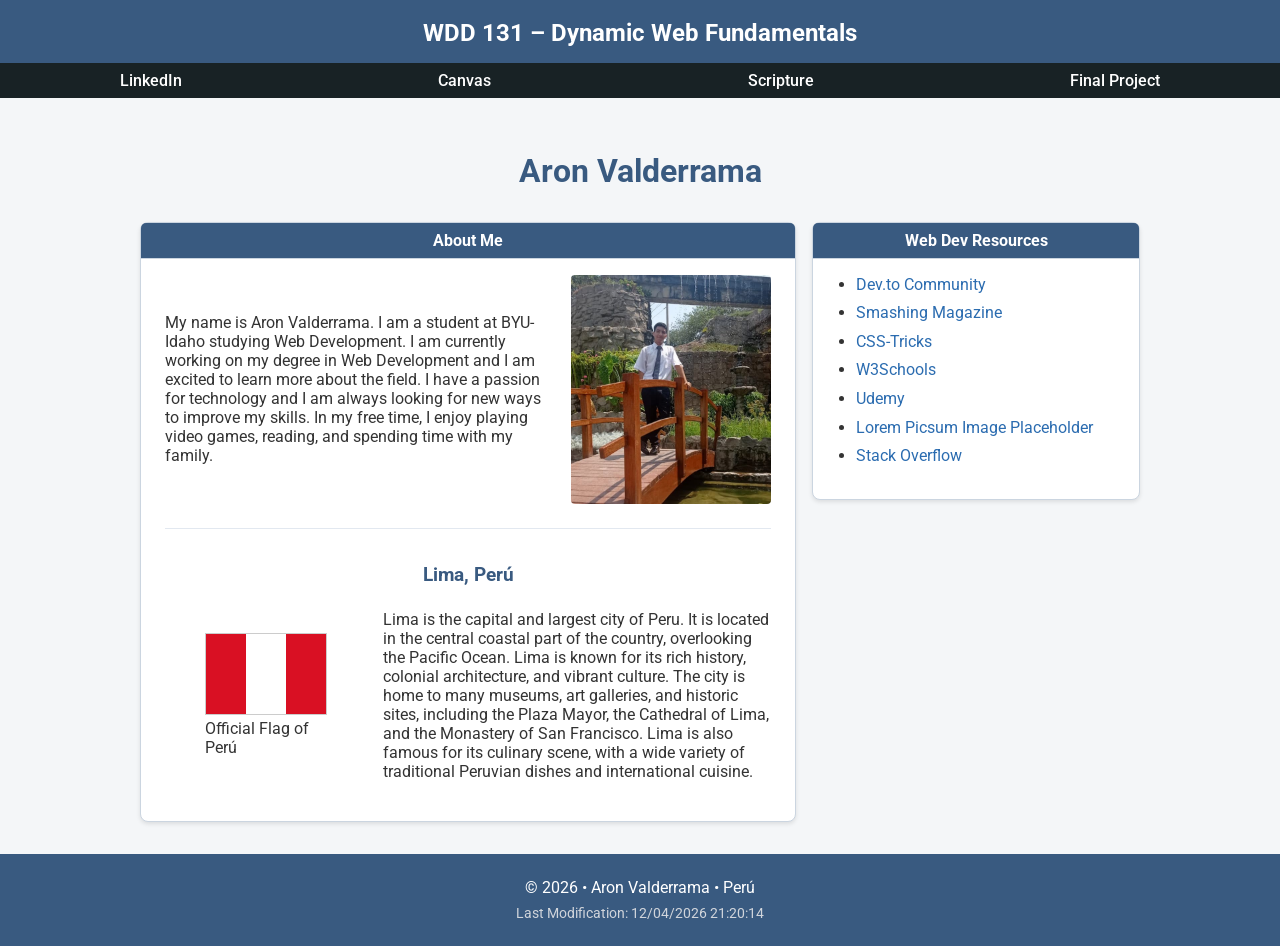
<file: index.html>
<!DOCTYPE html>
<html lang="en">
<head>
    <meta charset="UTF-8">
    <meta name="viewport" content="width=device-width, initial-scale=1.0">
    <title>WDD 131 – Dynamic Web Fundamentals – Aron Valderrama</title>
    <meta name="author" content="Aron Valderrama">
    <meta name="description" content="WDD 131 – Dynamic Web Fundamentals – Aron Valderrama – Home page and web development portfolio with personal information and resources.">
    <link rel="stylesheet" href="styles/base.css">
    <link rel="preconnect" href="https://fonts.googleapis.com">
    <link rel="preconnect" href="https://fonts.gstatic.com" crossorigin>
    <link href="https://fonts.googleapis.com/css2?family=Roboto:ital@0;1&display=swap" rel="stylesheet">
    <script src="scripts/getdates.js" defer></script>

</head>
<body>
    <header>
        <span id="course-title">WDD 131 – Dynamic Web Fundamentals</span>

    <nav>
            <a href="https://www.linkedin.com" target="_blank">LinkedIn</a>
            <a href="https://byupw.instructure.com/" target="_blank">Canvas</a>
            <a href="https://www.churchofjesuschrist.org/study/scriptures/bofm/mosiah/2?lang=spa&id=p17#p17" target="_blank">Scripture</a>
            <a href="#" target="_blank">Final Project</a>

        </nav>
    </header>

    <main>
        <h1>Aron Valderrama</h1>
        <section class="card">
            <h2>About Me</h2>
            <div class="about-container">
                <p>My name is Aron Valderrama. I am a student at BYU-Idaho studying Web Development. I am currently working on my degree in Web Development and I am excited to learn more about the field. I have a passion for technology and I am always looking for new ways to improve my skills. In my free time, I enjoy playing video games, reading, and spending time with my family.</p>
                <img src="images/profile.jpg" alt="Aron Valderrama profile picture">
            </div>

            <section>
                <h3>Lima, Perú</h3>
                <div class="country-container">
                    <figure>
                        <img src="images/peru-flag.jpg" alt="Flag of Perú">
                        <figcaption>Official Flag of Perú</figcaption>
                    </figure>
                    <p>Lima is the capital and largest city of Peru. It is located in the central coastal part of the country, overlooking the Pacific Ocean. Lima is known for its rich history, colonial architecture, and vibrant culture. The city is home to many museums, art galleries, and historic sites, including the Plaza Mayor, the Cathedral of Lima, and the Monastery of San Francisco. Lima is also famous for its culinary scene, with a wide variety of traditional Peruvian dishes and international cuisine.</p>
                </div>
            </section>
        </section>

        <section class="card">
            <h2>Web Dev Resources</h2>
            <ul>
                <li><a href="https://dev.to" target="_blank">Dev.to Community</a></li>
                <li><a href="https://www.smashingmagazine.com" target="_blank">Smashing Magazine</a></li>
                <li><a href="https://css-tricks.com/" target="_blank">CSS-Tricks</a></li>
                <li><a href="https://www.w3schools.com/" target="_blank">W3Schools</a></li>
                <li><a href="https://www.udemy.com/" target="_blank">Udemy</a></li>
                <li><a href="https://picsum.photos" target="_blank">Lorem Picsum Image Placeholder</a></li>                <li><a href="https://stackoverflow.com/" target="_blank">Stack Overflow</a></li>
            </ul>
        </section>
    </main>
    <footer>
        <p>&copy; <span id="currentyear"></span> &bull; Aron Valderrama &bull; Perú</p>
        <p id="lastModified"></p>
    </footer>
    
</body>
</html>
</file>
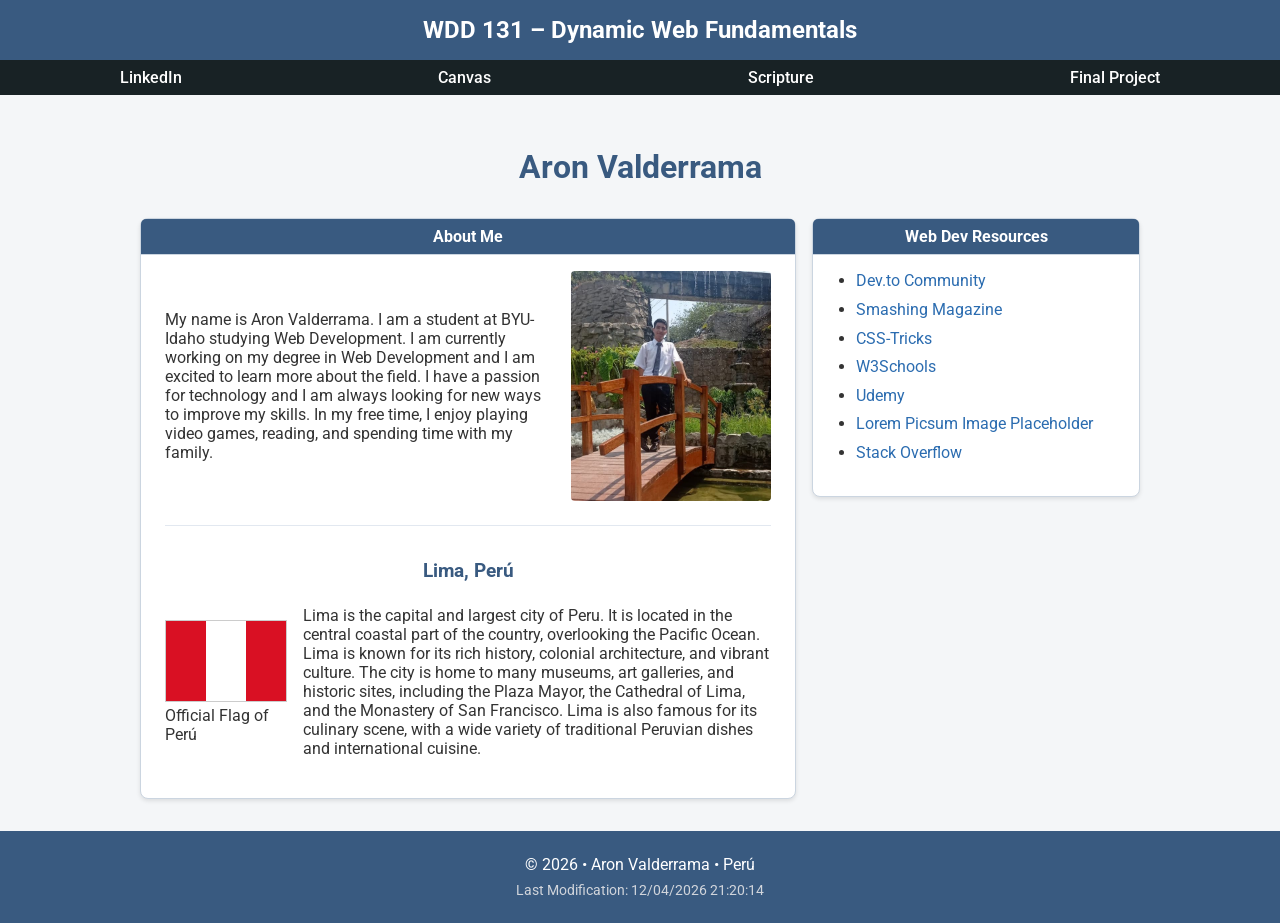
<file: week01/index.html>
<!DOCTYPE html>
<html lang="en">
<head>
    <meta charset="UTF-8">
    <meta name="viewport" content="width=device-width, initial-scale=1.0">
    <title>WDD 131 – Dynamic Web Fundamentals – Aron Valderrama</title>
    <meta name="author" content="Aron Valderrama">
    <meta name="description" content="WDD 131 – Dynamic Web Fundamentals – Aron Valderrama – Home page and web development portfolio with personal information and resources.">
    <link rel="stylesheet" href="styles/base.css">
    <link href="https://fonts.googleapis.com/css2?family=Roboto:ital@0;1&display=swap" rel="stylesheet">
    <script src="scripts/getdates.js" defer></script>


</head>
<body>
    <header>
        <span id="course-title">WDD 131 – Dynamic Web Fundamentals</span>

    <nav>
            <a href="https://www.linkedin.com" target="_blank">LinkedIn</a>
            <a href="https://byupw.instructure.com/" target="_blank">Canvas</a>
            <a href="https://www.churchofjesuschrist.org/study/scriptures/bofm/mosiah/2?lang=spa&id=p17#p17" target="_blank">Scripture</a>
            <a href="#" target="_blank">Final Project</a>

        </nav>
    </header>

    <main>
        <h1>Aron Valderrama</h1>
        <section class="card">
            <h2>About Me</h2>
            <div class="about-container">
                <p>My name is Aron Valderrama. I am a student at BYU-Idaho studying Web Development. I am currently working on my degree in Web Development and I am excited to learn more about the field. I have a passion for technology and I am always looking for new ways to improve my skills. In my free time, I enjoy playing video games, reading, and spending time with my family.</p>
                <img src="images/profile.jpg" alt="Aron Valderrama profile picture">
            </div>

            <section>
                <h3>Lima, Perú</h3>
                <div class="country-container">
                    <div>
                        <img src="images/perú-flag.jpg" alt="Flag of Perú">
                        <figcaption>Official Flag of Perú</figcaption>
                    </div>
                    <p>Lima is the capital and largest city of Peru. It is located in the central coastal part of the country, overlooking the Pacific Ocean. Lima is known for its rich history, colonial architecture, and vibrant culture. The city is home to many museums, art galleries, and historic sites, including the Plaza Mayor, the Cathedral of Lima, and the Monastery of San Francisco. Lima is also famous for its culinary scene, with a wide variety of traditional Peruvian dishes and international cuisine.</p>
                </div>
            </section>
        </section>

        <section class="card">
            <h2>Web Dev Resources</h2>
            <ul>
                <li><a href="https://dev.to" target="_blank">Dev.to Community</a></li>
                <li><a href="https://www.smashingmagazine.com" target="_blank">Smashing Magazine</a></li>
                <li><a href="https://css-tricks.com/" target="_blank">CSS-Tricks</a></li>
                <li><a href="https://www.w3schools.com/" target="_blank">W3Schools</a></li>
                <li><a href="https://www.udemy.com/" target="_blank">Udemy</a></li>
                <li><a href="https://picsum.photos" target="_blank">Lorem Picsum Image Placeholder</a></li>                <li><a href="https://stackoverflow.com/" target="_blank">Stack Overflow</a></li>
            </ul>
        </section>
    </main>
    <footer>
        <p>&copy; <span id="currentyear"></span> &bull; Aron Valderrama &bull; Perú</p>
        <p id="lastModified"></p>
    </footer>
    
</body>
</html>
</file>
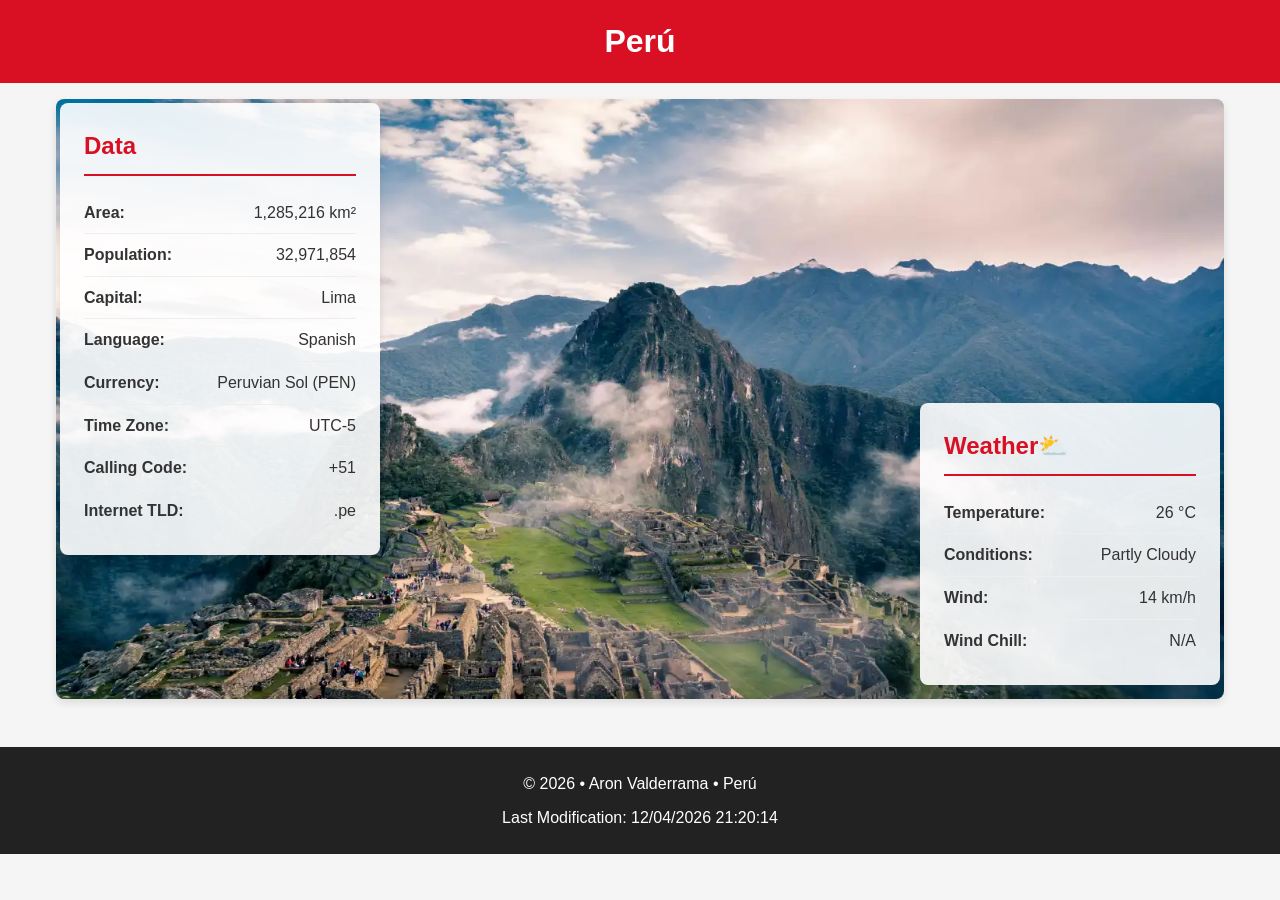
<file: place.html>
<!DOCTYPE html>
<html lang="en">
<head>
    <meta charset="UTF-8">
    <meta name="viewport" content="width=device-width, initial-scale=1.0">
    <title>Peru Country Page - WDD 131 - Aron Valderrama</title>
    <meta name="description" content="An informational page about Peru with geographic and demographic data, weather conditions, and a calculation of the wind chill for the WDD 131 course.">
    <meta name="author" content="Aron Valderrama">
    <link rel="stylesheet" href="styles/place.css">
    <script src="scripts/place.js" defer></script>
</head>
<body>
    <header>
        <h1>Perú</h1>
    </header>

    <main>
        <div class="hero">
            <picture>
                <source srcset="images/hero-large.webp" media="(min-width: 768px)">
                <img src="images/hero-small.webp" alt="Peru Lanscape" width="500" height="750">
            </picture>
        </div>

        <section class="data">
            <h2>Data</h2>
            <ul>
                <li><span class="label">Area:</span> <span class="value">1,285,216 km²</span></li>
                <li><span class="label">Population:</span> <span class="value">32,971,854</span></li>
                <li><span class="label">Capital:</span> <span class="value">Lima</span></li>
                <li><span class="label">Language:</span> <span class="value">Spanish</span></li>
                <li><span class="label">Currency:</span> <span class="value">Peruvian Sol (PEN)</span></li>
                <li><span class="label">Time Zone:</span> <span class="value">UTC-5</span></li>
                <li><span class="label">Calling Code:</span> <span class="value">+51</span></li>
                <li><span class="label">Internet TLD:</span> <span class="value">.pe</span></li>
            </ul>
        </section>
        <section class="weather">
            <h2>Weather</h2>
            <img src="images/partly-cloudy.svg" alt="Weather Icon" class="weather-icon" width="50" height="50">
            <ul>
                <li><span class="label">Temperature:</span> <span class="value">26 °C</span></li>
                <li><span class="label">Conditions:</span> <span class="value">Partly Cloudy</span></li>
                <li><span class="label">Wind:</span> <span class="value">14 km/h</span></li>
                <li><span class="label">Wind Chill:</span> <span class="value" id="windchill"></span></li>
            </ul>
        </section>
    </main>
    <footer>
        <p>&copy; <span id="currentyear"></span> &bull; Aron Valderrama &bull; Perú</p>
        <p id="lastModified"></p>
    </footer>
</body>
</html>
</file>
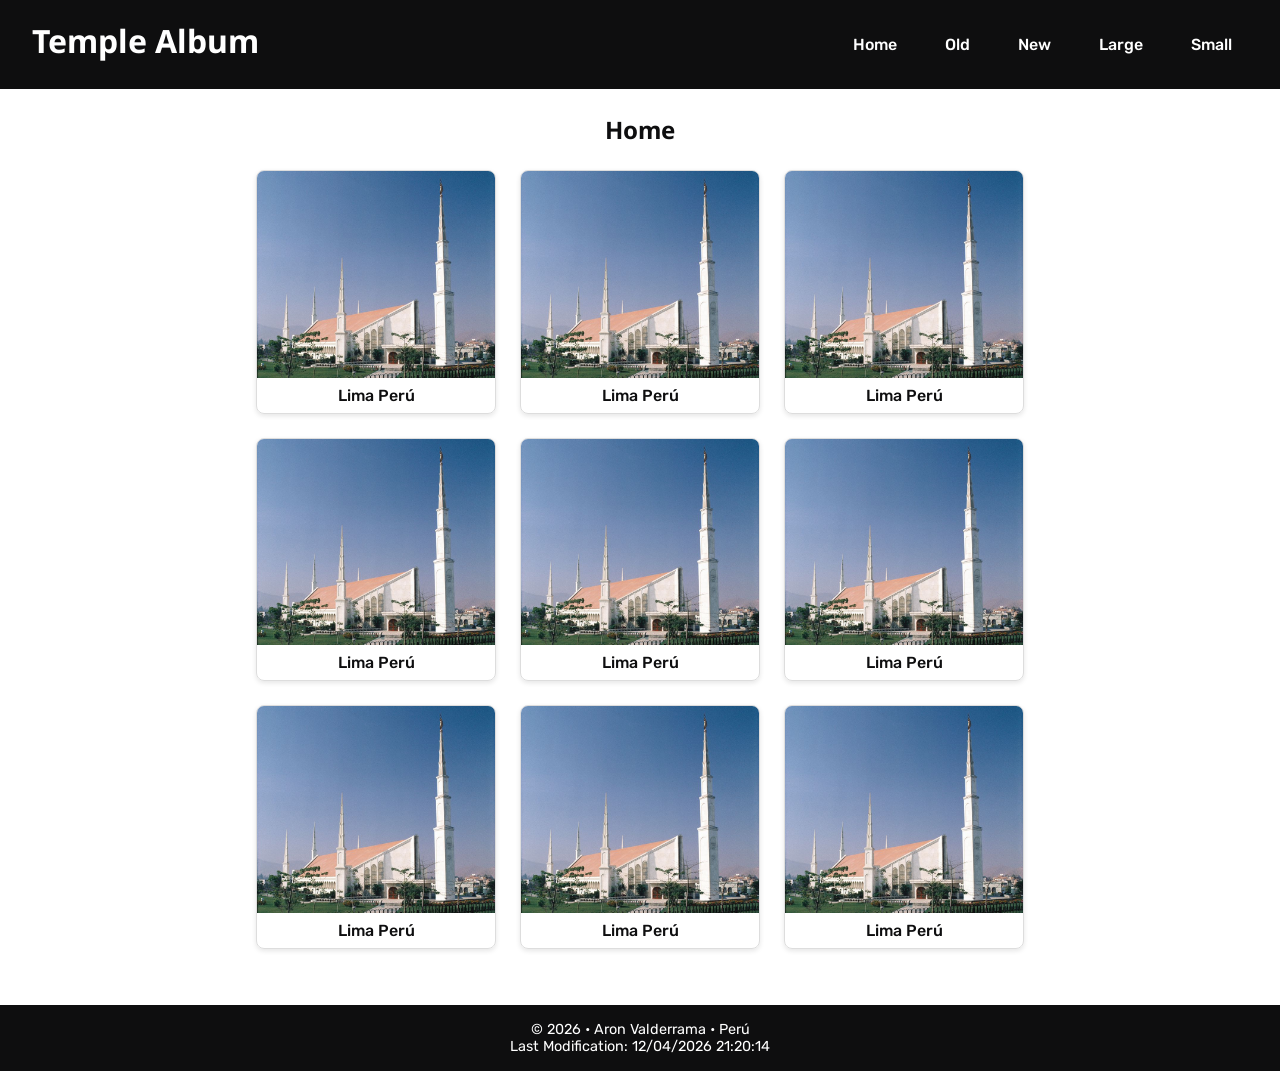
<file: temples.html>
<!DOCTYPE html>
<html lang="en">

<head>
    <meta charset="UTF-8">
    <meta name="viewport" content="width=device-width, initial-scale=1.0">
    <title>Temple Album</title>
    <meta name="description" content="A collection of beautiful temples from around the world.">
    <meta name="author" content="Aron Valderrama Benavides">
    <link rel="stylesheet" href="styles/temples.css">
    <link rel="stylesheet" href="styles/temples-large.css">
    <link rel="preconnect" href="https://fonts.googleapis.com">
    <link rel="preconnect" href="https://fonts.gstatic.com" crossorigin>
    <link
        href="https://fonts.googleapis.com/css2?family=Noto+Sans:ital,wght@0,600;1,600&family=Rubik:ital@0;1&display=swap"
        rel="stylesheet">
    <script src="scripts/temples.js" defer></script>
</head>

<body>
    <header class="navbar">
        <h1>Temple Album</h1>
        <button id="menu" aria-label="Open Navigation Menu"></button>
        <nav class="nav-links">
            <a href="temples.html">Home</a>
            <a href="old.html">Old</a>
            <a href="new.html">New</a>
            <a href="large.html">Large</a>
            <a href="small.html">Small</a>
        </nav>
    </header>
    <main>
        <h2>Home</h2>
        <div class="album-grid">
            <figure>
                <img src="images/lima_peru_temple_lds.jpg" alt="Peru Temple">
                <figcaption>Lima Perú</figcaption>
            </figure>
            <figure>
                <img src="images/lima_peru_temple_lds.jpg" alt="Lima Peru Temple">
                <figcaption>Lima Perú</figcaption>
            </figure>
            <figure>
                <img src="images/lima_peru_temple_lds.jpg" alt="Lima Peru Temple">
                <figcaption>Lima Perú</figcaption>
            </figure>
            <figure>
                <img src="images/lima_peru_temple_lds.jpg" alt="Lima Peru Temple">
                <figcaption>Lima Perú</figcaption>
            </figure>
            <figure>
                <img src="images/lima_peru_temple_lds.jpg" alt="Lima Peru Temple">
                <figcaption>Lima Perú</figcaption>
            </figure>
            <figure>
                <img src="images/lima_peru_temple_lds.jpg" alt="Lima Peru Temple">
                <figcaption>Lima Perú</figcaption>
            </figure>
            <figure>
                <img src="images/lima_peru_temple_lds.jpg" alt="Lima Peru Temple">
                <figcaption>Lima Perú</figcaption>
            </figure>
            <figure>
                <img src="images/lima_peru_temple_lds.jpg" alt="Lima Peru Temple">
                <figcaption>Lima Perú</figcaption>
            </figure>
            <figure>
                <img src="images/lima_peru_temple_lds.jpg" alt="Lima Peru Temple">
                <figcaption>Lima Perú</figcaption>
            </figure>
        </div>
    </main>
    <footer>
        <p>&copy; <span id="currentyear"></span> &bull; Aron Valderrama &bull; Perú</p>
        <p id="lastModified"></p>
    </footer>

</body>

</html>
</file>
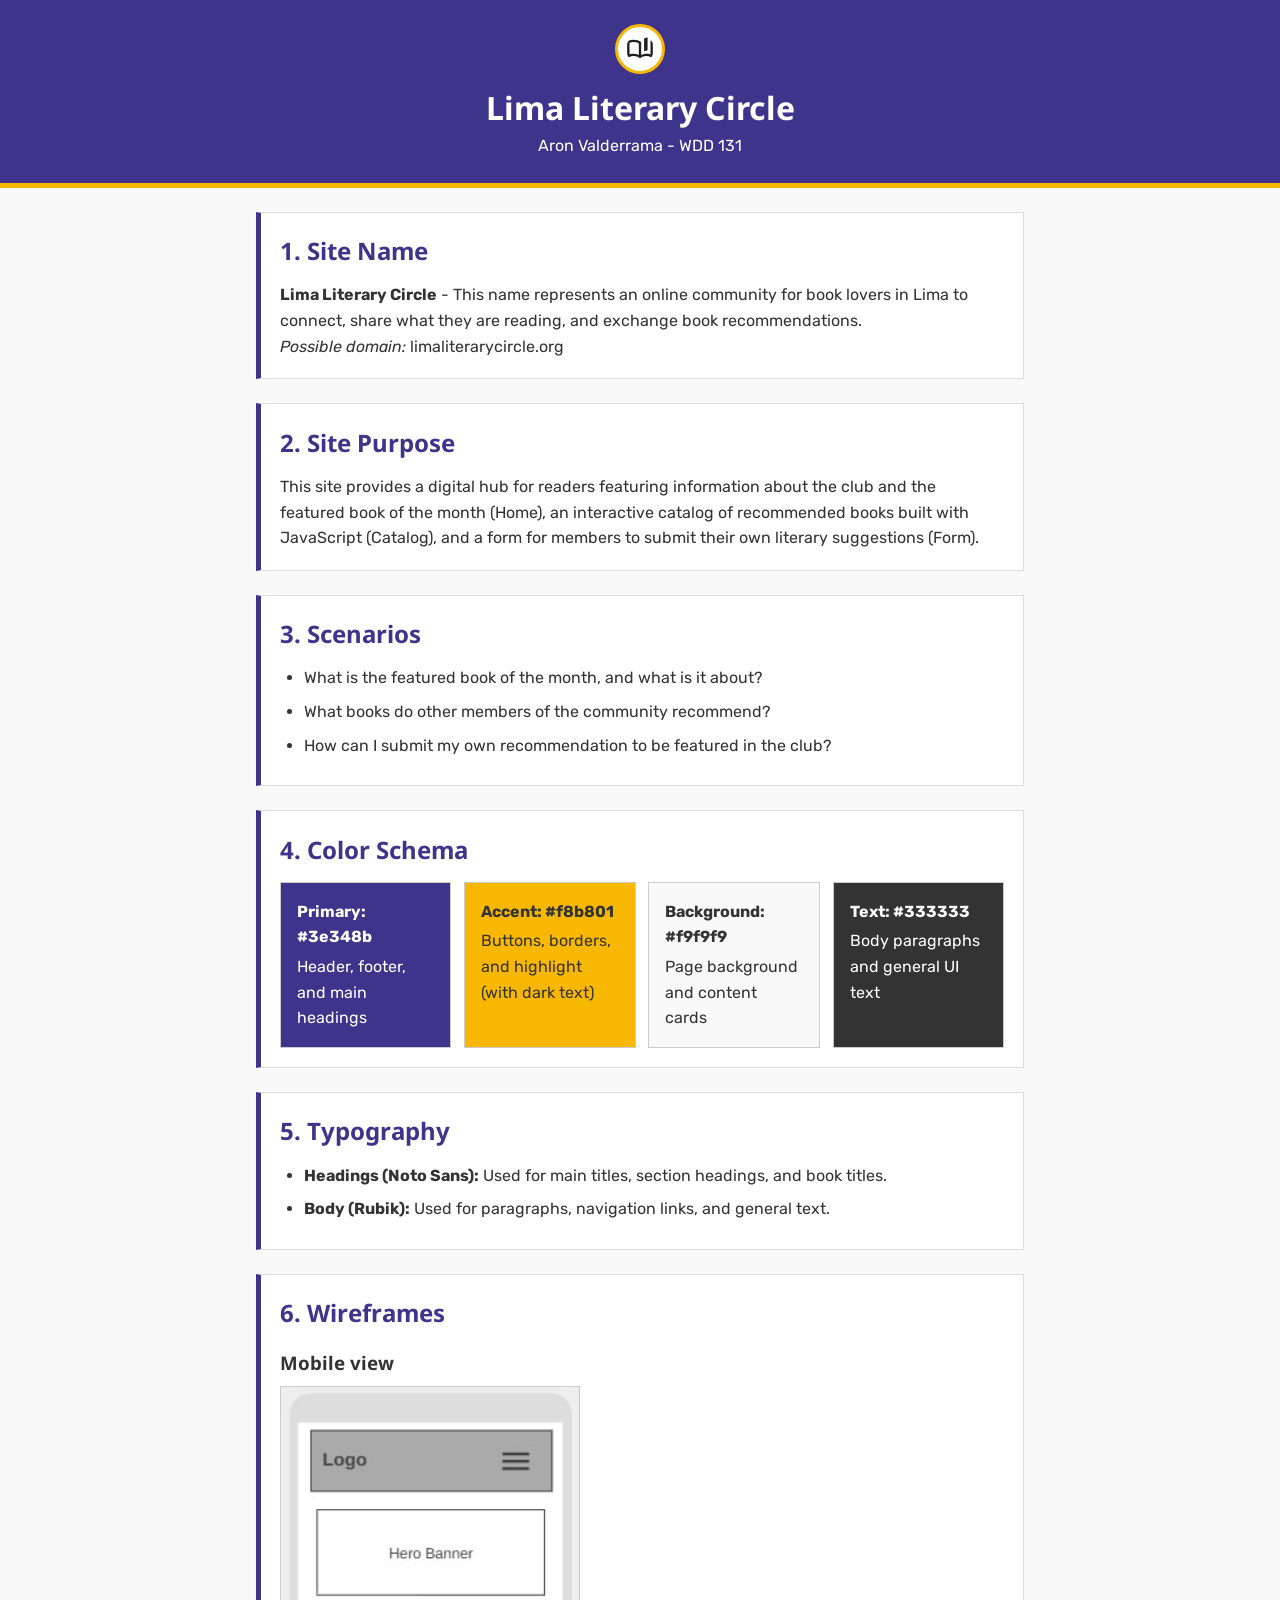
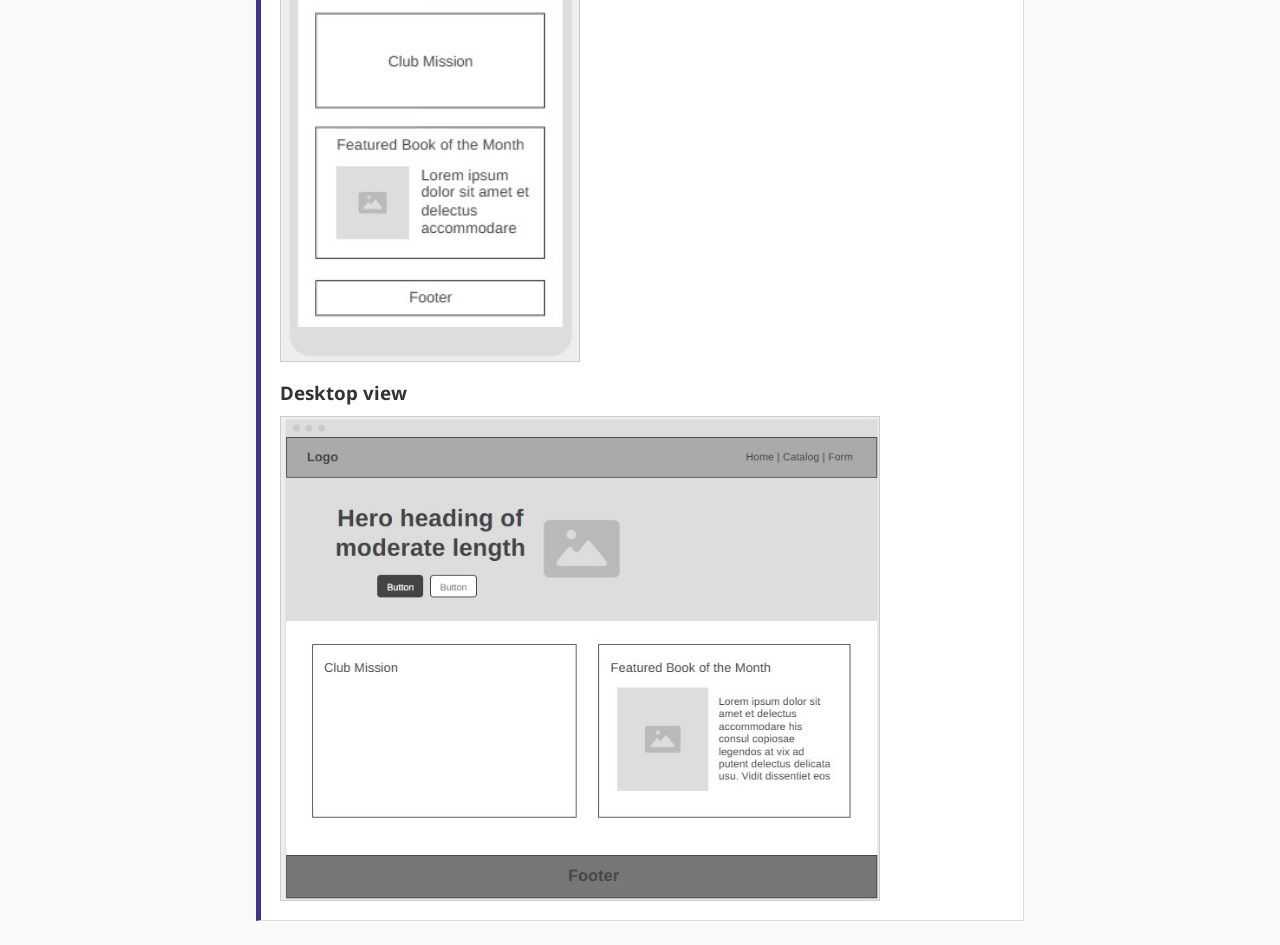
<file: project/siteplan.html>
<!DOCTYPE html>
<html lang="en">
<head>
    <meta charset="UTF-8">
    <meta name="viewport" content="width=device-width, initial-scale=1.0">
    <meta name="author" content="Aron Valderrama">
    <meta name="description" content="Website planning document for Lima Literary Circle, an online community for book lovers.">
    <title>Site Plan | Lima Literary Circle</title>
    <link rel="preconnect" href="https://fonts.googleapis.com">
    <link rel="preconnect" href="https://fonts.gstatic.com" crossorigin>
    <link href="https://fonts.googleapis.com/css2?family=Noto+Sans:wght@400;700&family=Rubik:wght@400;500&display=swap" rel="stylesheet">
    <link rel="stylesheet" href="styles/siteplan.css">
</head>
<body>
    <header>
        <img src="images/book-logo.svg" alt="Lima Literary Circle Logo" width="50" height="50">
        <h1>Lima Literary Circle</h1>
        <p>Aron Valderrama - WDD 131</p>
    </header>
    <main>
        <section>
            <h2>1. Site Name</h2>
            <p><strong>Lima Literary Circle</strong> - This name represents an online community for book lovers in Lima to connect, share what they are reading, and exchange book recommendations.</p>
            <p><em> Possible domain:</em> limaliterarycircle.org</p>
        </section>
        <section>
            <h2>2. Site Purpose</h2>
            <p>This site provides a digital hub for readers featuring information about the club and the featured book of the month (Home), an interactive catalog of recommended books built with JavaScript (Catalog), and a form for members to submit their own literary suggestions (Form).</p>
        </section>
        <section>
            <h2>3. Scenarios</h2>
            <ul>
                <li>What is the featured book of the month, and what is it about?</li>
                <li>What books do other members of the community recommend?</li>
                <li>How can I submit my own recommendation to be featured in the club?</li>
            </ul>
        </section>
        <section>
            <h2>4. Color Schema</h2>
            <div class="color-grid">
                <div class="color-box primary">
                    <strong>Primary: #3e348b</strong>
                    <span>Header, footer, and main headings</span>
                </div>
                <div class="color-box accent">
                    <strong>Accent: #f8b801</strong>
                    <span>Buttons, borders, and highlight (with dark text)</span>
                </div>
                <div class="color-box background">
                    <strong>Background: #f9f9f9</strong>
                    <span>Page background and content cards</span>
                </div>
                <div class="color-box text">
                    <strong>Text: #333333</strong>
                    <span>Body paragraphs and general UI text</span>
                </div>
            </div>
        </section>
        <section>
            <h2>5. Typography</h2>
            <ul>
                <li><strong>Headings (Noto Sans):</strong> Used for main titles, section headings, and book titles.</li>
                <li><strong>Body (Rubik):</strong>  Used for paragraphs, navigation links, and general text.</li>
            </ul>
        </section>
        <section>
            <h2>6. Wireframes</h2>
            <h3>Mobile view</h3>
            <img src="images/wireframe-mobile.jpg" alt="Mobile wireframe for Lima Literary Circle home page" width="300">

            <h3>Desktop view</h3>
            <img src="images/wireframe-desktop.jpg" alt="Desktop wireframe for Lima Literary Circle home page" width="600">
        </section>
    </main>
    
</body>
</html>
</file>
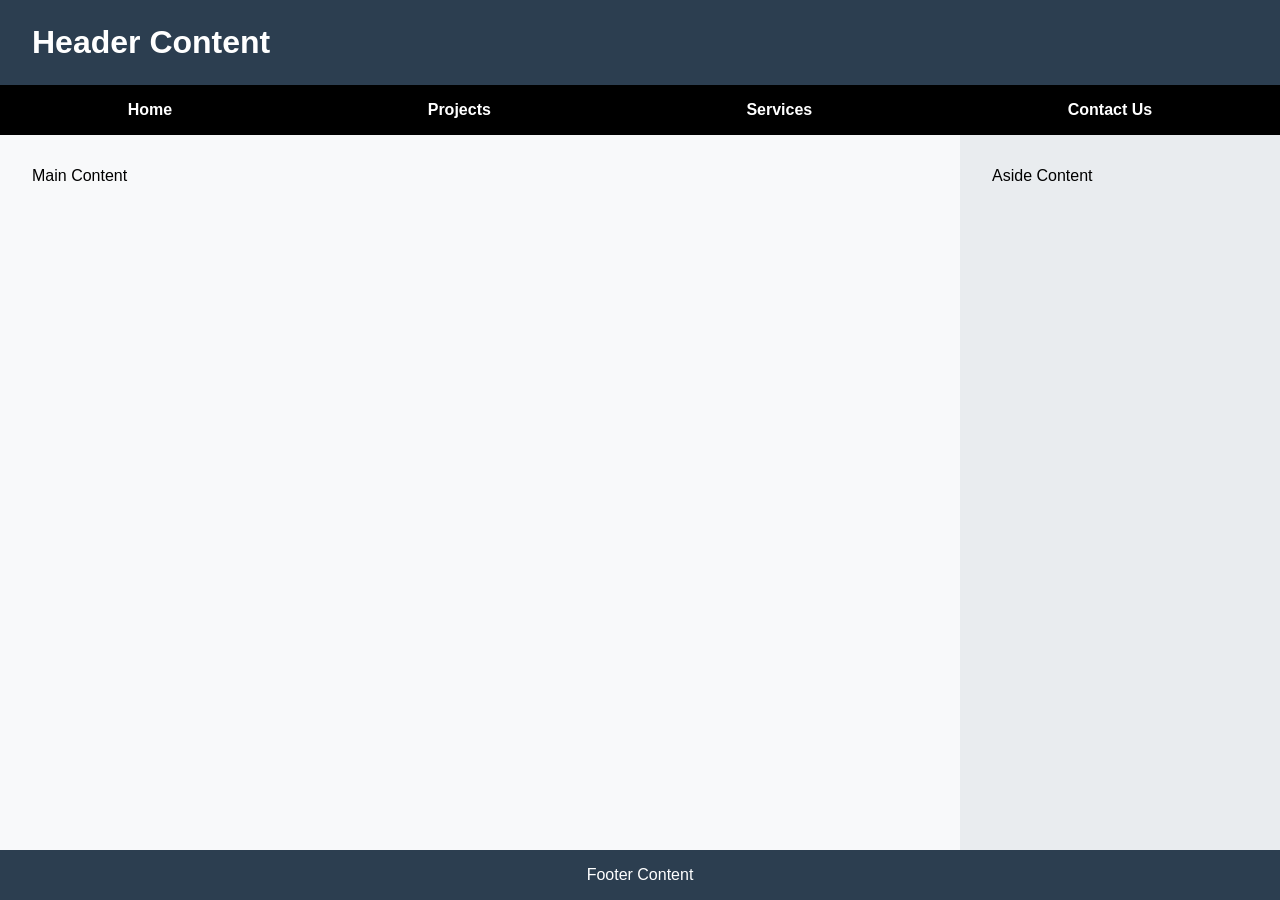
<file: week01/basic-layout.html>
<!DOCTYPE html>
<html lang="en">

<head>
    <meta charset="UTF-8">
    <meta name="viewport" content="width=device-width, initial-scale=1.0">
    <title>Aron Valderrama - WDD 131</title>
    <link rel="stylesheet" href="styles/layout.css">
</head>

<body>
    <header>
        <h1>Header Content</h1>
        <nav>
            <ul>
                <li><a href="index.html">Home</a></li>
                <li><a href="projects.html">Projects</a></li>
                <li><a href="services.html">Services</a></li>
                <li><a href="contact.html">Contact Us</a></li>
            </ul>
        </nav>
    </header>
    <main>
        <p>Main Content</p>
    </main>
    <aside>
        <p>Aside Content</p>
    </aside>
    <footer>
        <p>Footer Content</p>
    </footer>
</body>
</html>
</file>
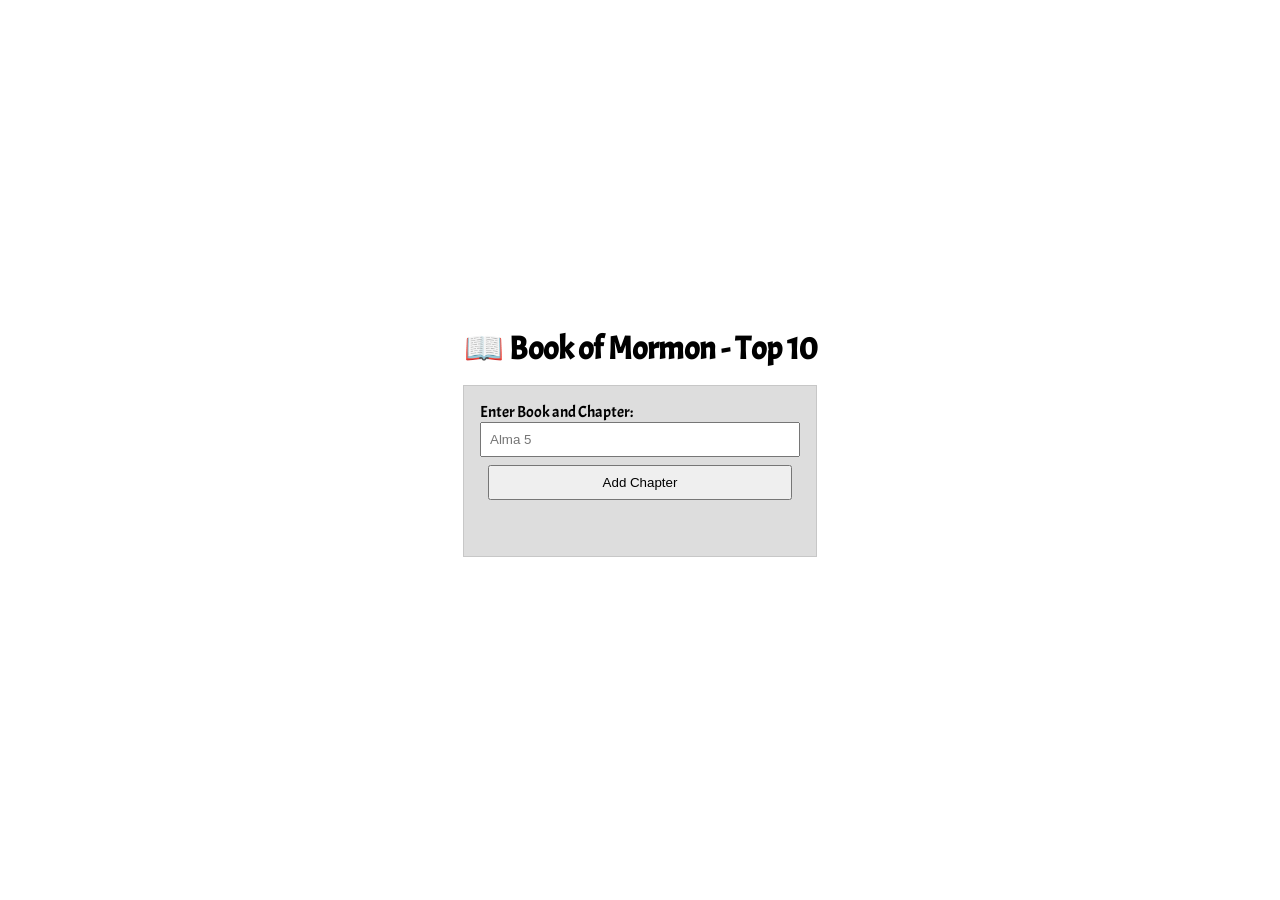
<file: week02/bom.html>
<!DOCTYPE html>
<html lang="en">
<head>
    <meta charset="UTF-8">
    <meta name="viewport" content="width=device-width, initial-scale=1.0">
    <title>Book of Mormon</title>
    <link rel="stylesheet" href="styles/bom.css">
    <link rel="preconnect" href="https://fonts.googleapis.com">
    <link rel="preconnect" href="https://fonts.gstatic.com" crossorigin>
    <link href="https://fonts.googleapis.com/css2?family=Acme&display=swap" rel="stylesheet">
    <script src="scripts/bom.js" defer></script>



</head>
<body>
    <h1>📖 Book of Mormon - Top 10</h1>
<main>
	<label for="favchap">Enter Book and Chapter: </label>
	<input type="text" id="favchap" placeholder="Alma 5">
	<button type="submit">Add Chapter</button>
	<ul id="list"></ul>
</main>
    
</body>
</html>
</file>
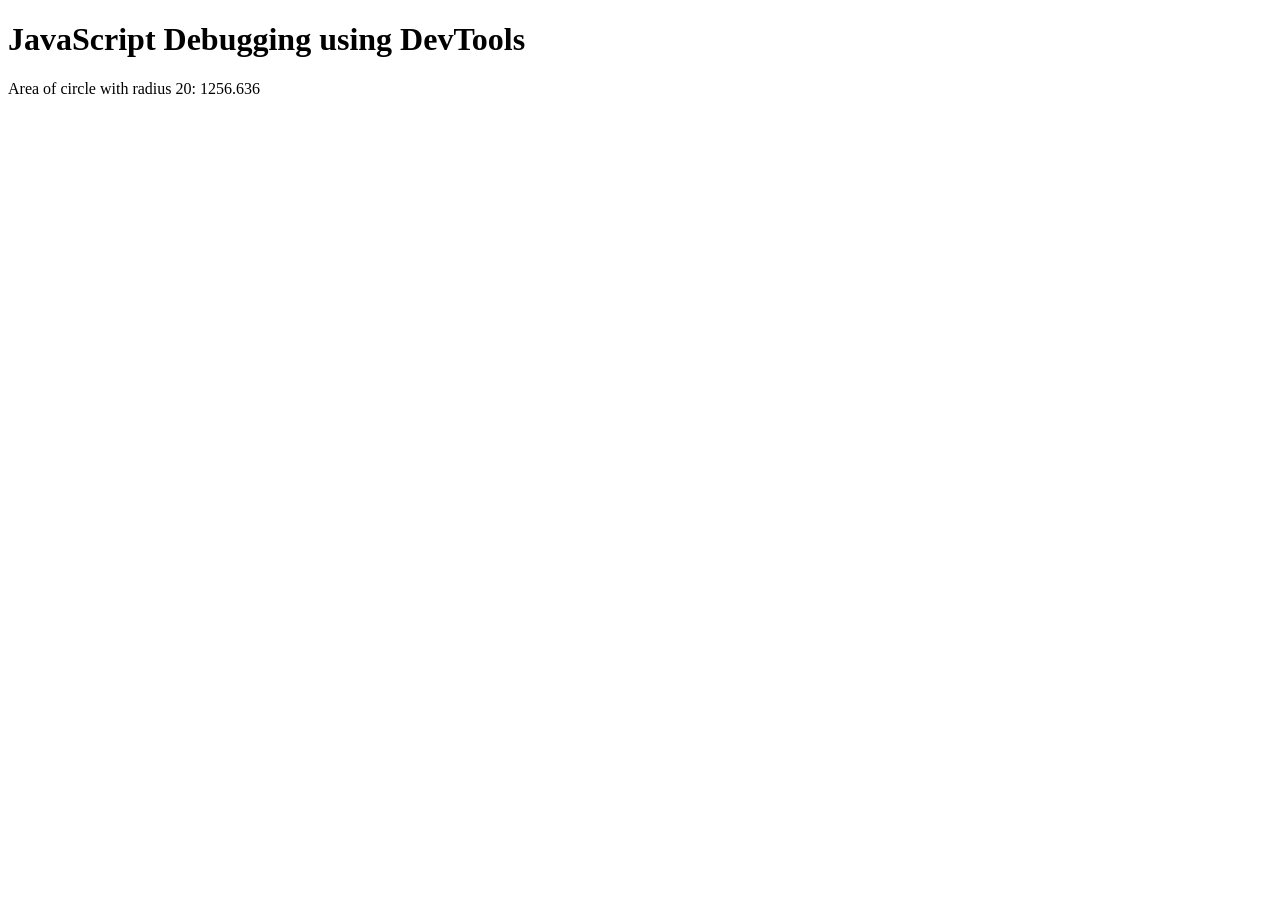
<file: week02/debugging.html>
<!DOCTYPE html>
<html lang="en">
<head>
    <meta charset="UTF-8">
    <meta name="viewport" content="width=device-width, initial-scale=1.0">
    <title>Document</title>
    <script src="scripts/debugging.js" defer></script>
</head>
<body>
    <h1>JavaScript Debugging using DevTools</h1>
    <p>Area of circle with radius <span id="radius"></span>: <span id="area"></span></p>

    
</body>
</html>
</file>
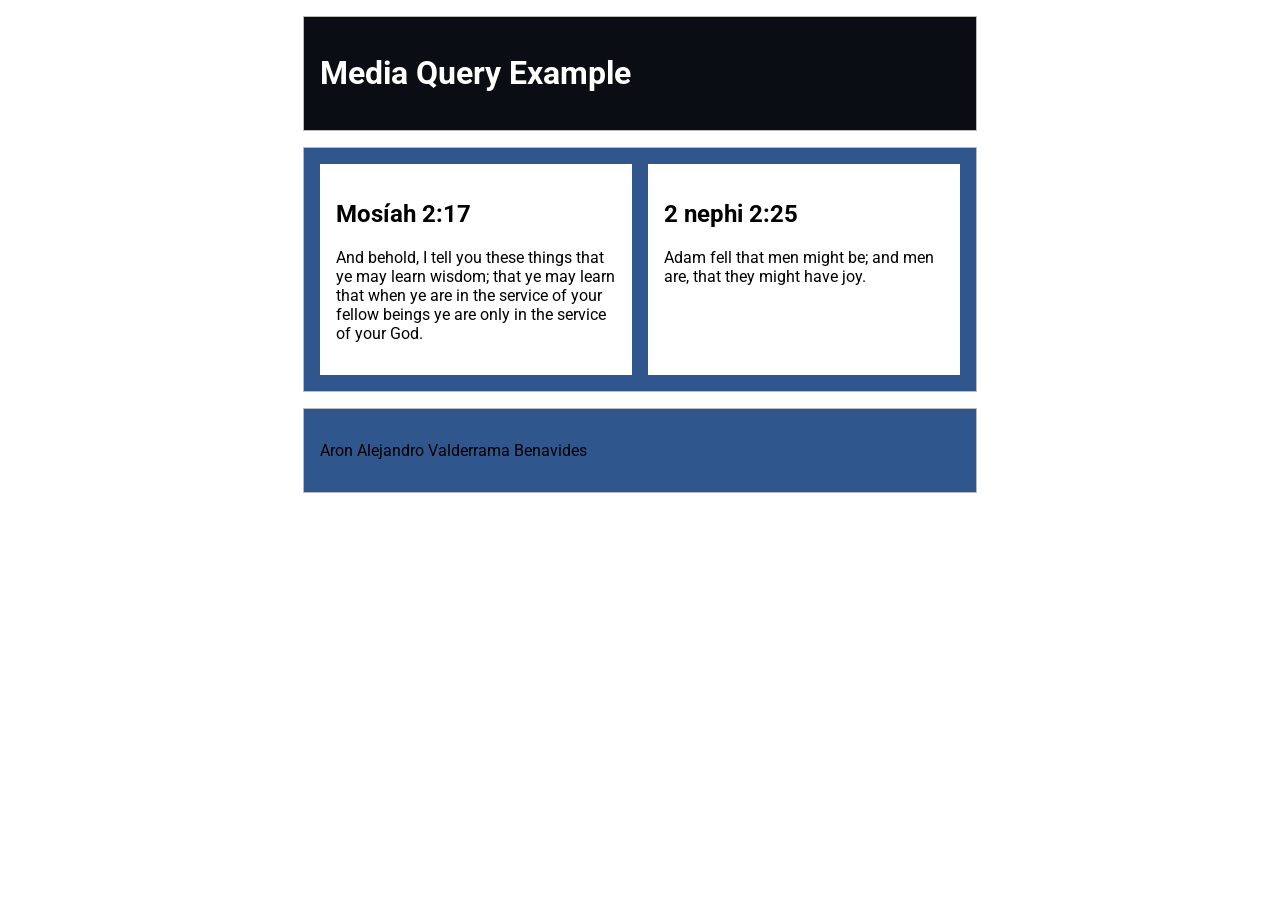
<file: week02/media-query.html>
<!DOCTYPE html>
<html lang="en">
<head>
    <meta charset="UTF-8">
    <meta name="viewport" content="width=device-width, initial-scale=1.0">
    <title>Document</title>
    <meta name="description" content="Media query learning activity example page.">
    <meta name="author" content="Aron Alejandro Valderrama Benavides">
    <link rel="preconnect" href="https://fonts.googleapis.com">
    <link rel="preconnect" href="https://fonts.gstatic.com" crossorigin>
    <link href="https://fonts.googleapis.com/css2?family=Roboto:ital@0;1&display=swap" rel="stylesheet">
    <link rel="stylesheet" href="styles/media-query.css">
    <link rel="stylesheet" href="styles/media-query-large.css">

</head>
<body>
    <header>
        <h1>Media Query Example</h1>
    </header>
    <main>
        <section>
            <h2>Mosíah 2:17</h2>
            <p>And behold, I tell you these things that ye may learn wisdom; that ye may learn that when ye are in the service of your fellow beings ye are only in the service of your God.</p>
        </section>
        <section>
            <h2>2 nephi 2:25</h2>
            <p>Adam fell that men might be; and men are, that they might have joy.</p>
        </section>
    </main>
    </body>
    <footer>
        <p>Aron Alejandro Valderrama Benavides</p>
    </footer>
</html>
</file>
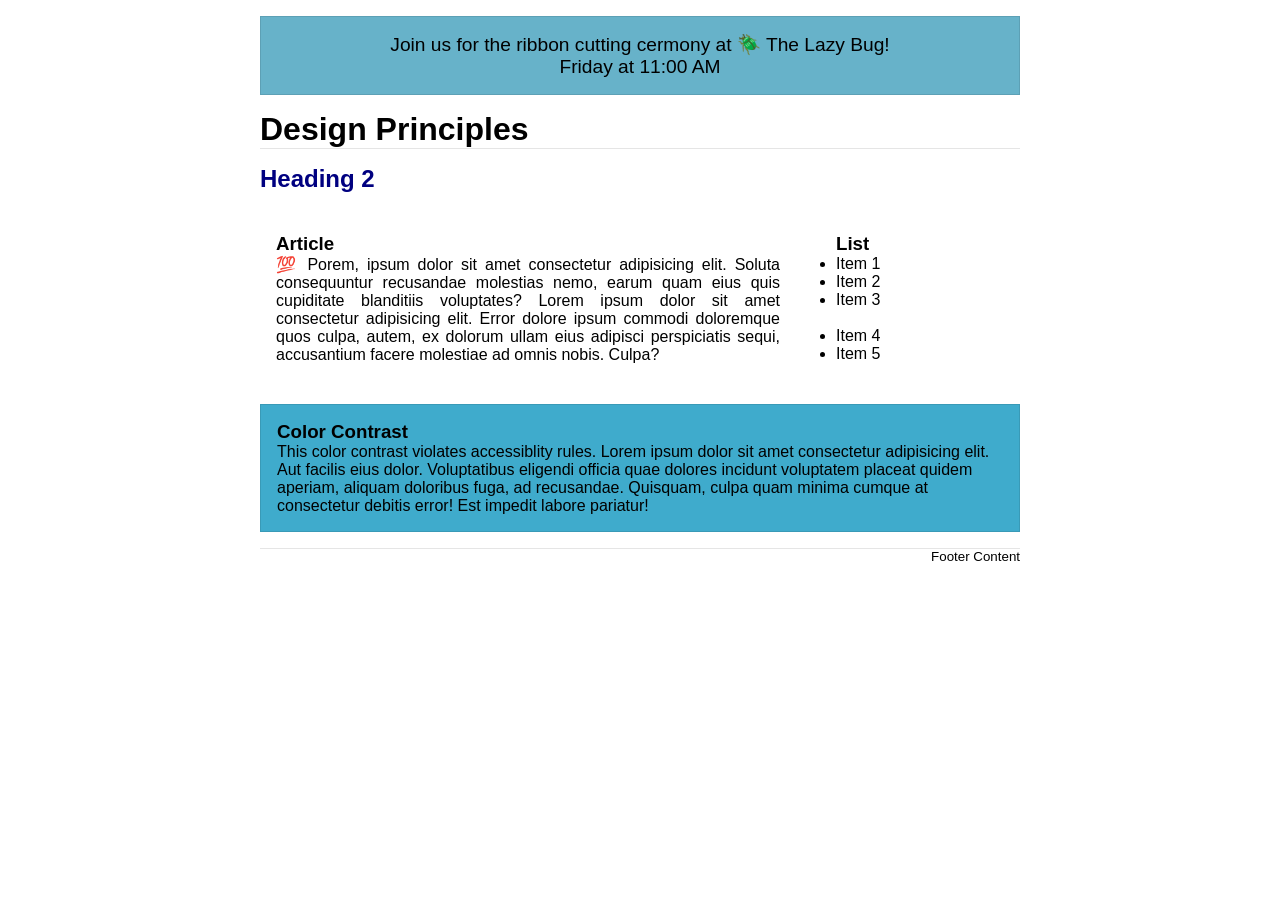
<file: week03/design.html>
<!DOCTYPE html>
<html lang="en">
<head>
    <meta charset="UTF-8">
    <meta name="viewport" content="width=device-width, initial-scale=1.0">
    <title>Document</title>
    <link rel="stylesheet" href="styles/design.css">
</head>
<body>
    <header>
        <div class="banner">Join us for the ribbon cutting cermony at 🪲 The Lazy Bug!<br>Friday at 11:00 AM</div>
        <h1>Design Principles</h1>
    </header>
    <main>
        <h2>Heading 2</h2>
        <section>
            <h3>Article</h3>
            <article>
                <p>💯 Porem, ipsum dolor sit amet consectetur adipisicing elit. Soluta consequuntur recusandae molestias nemo, earum quam eius quis cupiditate blanditiis voluptates? Lorem ipsum dolor sit amet consectetur adipisicing elit. Error dolore ipsum commodi doloremque quos culpa, autem, ex dolorum ullam eius adipisci perspiciatis sequi, accusantium facere molestiae ad omnis nobis. Culpa?</p>
            </article>
        </section>
        <section>
            <h3>List</h3>
            <ul>
                <li>Item 1</li>
                <li>Item 2</li>
                <li>Item 3<br><br></li>
                <li>Item 4</li>
                <li>Item 5</li>
            </ul>
        </section>
        <div class="callout">
            <h3>Color Contrast</h3>
            <p>This color contrast violates accessiblity rules. Lorem ipsum dolor sit amet consectetur adipisicing elit. Aut facilis eius dolor. Voluptatibus eligendi officia quae dolores incidunt voluptatem placeat quidem aperiam, aliquam doloribus fuga, ad recusandae. Quisquam, culpa quam minima cumque at consectetur debitis error! Est impedit labore pariatur!</p>
        </div>
    </main>
    <footer>
        Footer Content
    </footer>
</body>
</html>
</file>
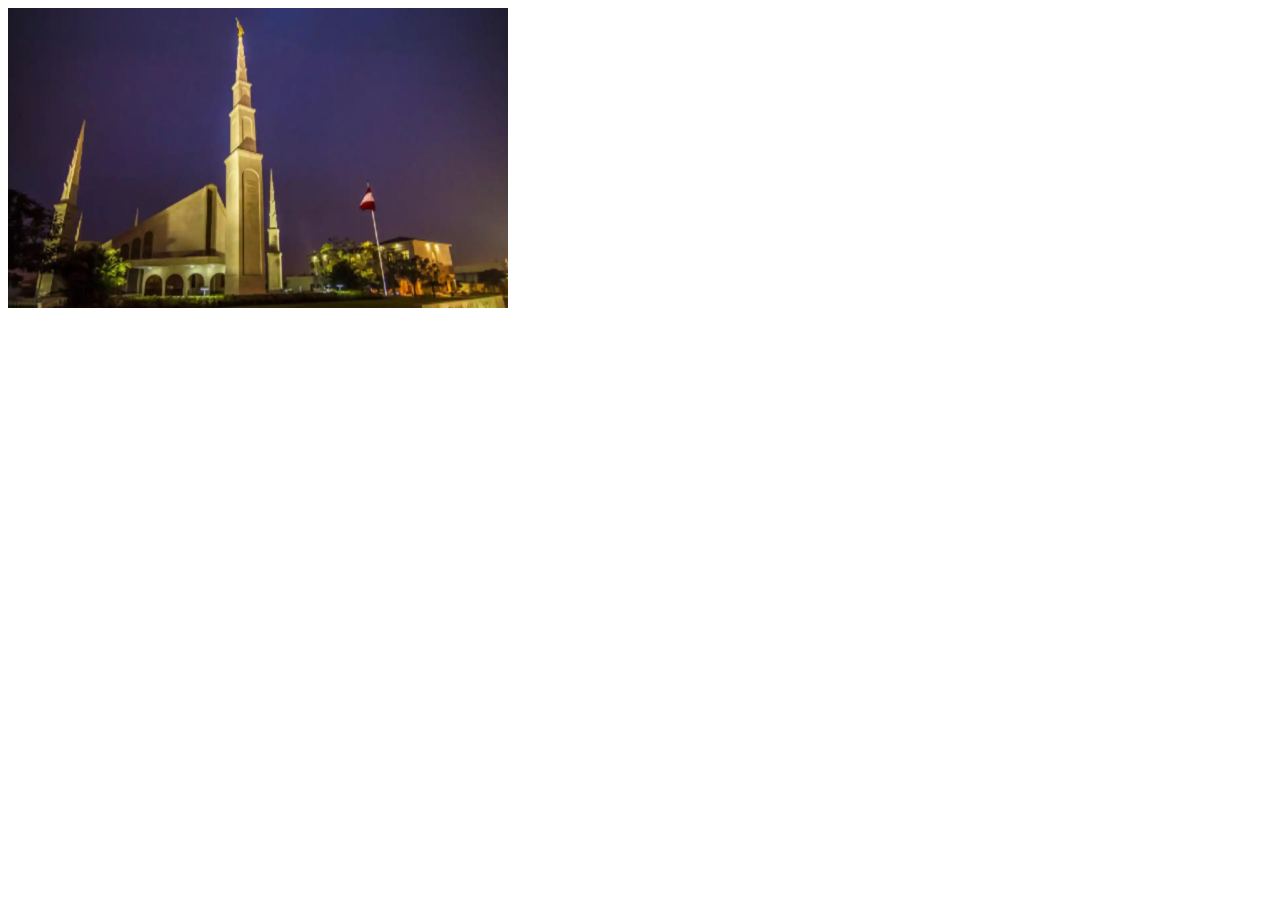
<file: week03/responsive-images.html>
<!DOCTYPE html>
<html lang="en">
<head>
    <meta charset="UTF-8">
    <meta name="viewport" content="width=device-width, initial-scale=1.0">
    <title>Document</title>
    <link rel="stylesheet" href="styles/responsive-images.css">
</head>
<body>
    <main>
        <div class="hero">
            <picture>
                <source srcset="images/hero-large.webp" media="(min-width: 1000px)">
                <source srcset="images/hero-medium.webp" media="(min-width: 500px)">
                <img src="images/hero-small.webp" alt="Lima Peru Temple" width="500" height="300">
            </picture>
        </div>
    </main>
    
</body>
</html>
</file>
<file: styles/base.css>
:root {
    --primary-color: #395a80; /* Azul oscuro estilo BYU */
    --secondary-color: #2b6cb0;
    --background-color: #f4f6f8;
    --card-background: #ffffff;
    --text-color: #333333;
}

body {
    font-family: 'Roboto', sans-serif;
    font-weight: 400;
    background-color: var(--background-color);
    color: var(--text-color);
    margin: 0;
    padding: 0;
}

header {
    text-align: center;
    background-color: var(--primary-color);
    color: #ffffff;
    padding-top: 1.2rem;
}

#course-title {
    display: block;
    font-size: 1.5rem;
    font-weight: bold;
    margin-bottom: 1rem;
}

nav {
    display: flex;
   justify-content: space-around;
    align-items: center;
    gap: 2rem;
    background-color: #182225;
    padding: 0.5rem;
    width: 100%;
    box-sizing: border-box;
}
nav a {
    color: white;
    text-decoration: none;
    font-weight: 500;
    border-radius: 4px;
}

nav a:hover {
    color: #38bdf8;
    text-decoration: underline;
}

main {
    max-width: 1000px;
    margin: 2rem auto;
    padding: 0 1rem;
    display: grid;
    grid-template-columns: 2fr 1fr;
    gap: 1rem;
    align-items: start;
}

main h1 {
    grid-column: 1 / -1;
    text-align: center;
    color: var(--primary-color);
    margin-bottom: 1rem;
}

section.card {
    background-color: var(--card-background);
    border: 1px solid #cbd5e0;
    border-radius: 8px;
    box-shadow: 0 2px 4px rgba(0, 0, 0, 0.1);
    padding: 1.5rem;
}

section.card h2 {
    color: white;
    margin: -1.5rem -1.5rem 1rem -1.5rem;    
    padding: 0.5rem;
    font-size: 1rem;
    text-align: center;
    background-color: var(--primary-color);
    border-bottom: 1px solid #cbd5e0;
    border-top-left-radius: 5px;
    border-top-right-radius: 5px;
}

.about-container {
    display: flex;
    gap: 1.5rem;
    align-items: center;
}

.about-container p {
    flex: 1;
    margin: 0;
}

.about-container img {
    width: 200px;
    height: auto;
    border-radius: 4px;
}

section.card section {
    margin-top: 1.5rem;
    border-top: 1px solid #e2e8f0;
    padding-top: 1rem;
}

section.card section h3 {
    text-align: center;
    margin-bottom: 0.5rem;
    color: var(--primary-color);
}

.country-container {
    display: flex;
    gap: 1rem;
    align-items: center;
}

.country-container img {
    width: 120px;
    height: auto;
    border: 1px solid #ccc;
}

section.card ul {
    padding-left: 1.2rem;
    margin: 0;
}

section.card ul li {
    margin-bottom: 0.6rem;
}

section.card ul li a {
    color: var(--secondary-color);
    text-decoration: none;
}

section.card ul li a:hover {
    text-decoration: underline;
}

footer {
    background-color: var(--primary-color);
    color: #ffffff;
    text-align: center;
    padding: 1rem;
    margin-top: 2rem;
}

footer p {
    margin: 0.5rem 0;
}

#lastModified {
    font-size: 0.9rem;
    color: #d1d5db;
}
</file>
<file: week01/styles/base.css>
:root {
    --primary-color: #395a80; /* Azul oscuro estilo BYU */
    --secondary-color: #2b6cb0;
    --background-color: #f4f6f8;
    --card-background: #ffffff;
    --text-color: #333333;
}

body {
    font-family: 'Roboto', sans-serif;
    font-weight: 400;
    background-color: var(--background-color);
    color: var(--text-color);
    margin: 0;
    padding: 0;
}

header {
    background-color: var(--primary-color);
    color: #ffffff;
    padding-top: 1rem;
    text-align: center;
}

#course-title {
    display: block;
    font-size: 1.5rem;
    font-weight: bold;
    margin-bottom: 1rem;
}

nav {
    display: flex;
   justify-content: space-around;
    align-items: center;
    gap: 2rem;
    background-color: #182225;
    padding: 0.5rem;
    width: 100%;
    box-sizing: border-box;
}
nav a {
    color: white;
    text-decoration: none;
    font-weight: 500;
    border-radius: 4px;
}

nav a:hover {
    color: #38bdf8;
    text-decoration: underline;
}

main {
    max-width: 1000px;
    margin: 2rem auto;
    padding: 0 1rem;
    display: grid;
    grid-template-columns: 2fr 1fr;
    gap: 1rem;
    align-items: start;
}

main h1 {
    grid-column: 1 / -1;
    text-align: center;
    color: var(--primary-color);
    margin-bottom: 1rem;
}

section.card {
    background-color: var(--card-background);
    border: 1px solid #cbd5e0;
    border-radius: 8px;
    box-shadow: 0 2px 4px rgba(0, 0, 0, 0.1);
    padding: 1.5rem;
}

section.card h2 {
    color: white;
    margin: -1.5rem -1.5rem 1rem -1.5rem;    
    padding: 0.5rem;
    font-size: 1rem;
    text-align: center;
    background-color: var(--primary-color);
    border-bottom: 1px solid #cbd5e0;
    border-top-left-radius: 5px;
    border-top-right-radius: 5px;
}

.about-container {
    display: flex;
    gap: 1.5rem;
    align-items: center;
}

.about-container p {
    flex: 1;
    margin: 0;
}

.about-container img {
    width: 200px;
    height: auto;
    border-radius: 4px;
}

section.card section {
    margin-top: 1.5rem;
    border-top: 1px solid #e2e8f0;
    padding-top: 1rem;
}

section.card section h3 {
    text-align: center;
    margin-bottom: 0.5rem;
    color: var(--primary-color);
}

.country-container {
    display: flex;
    gap: 1rem;
    align-items: center;
}

.country-container img {
    width: 120px;
    height: auto;
    border: 1px solid #ccc;
}

section.card ul {
    padding-left: 1.2rem;
    margin: 0;
}

section.card ul li {
    margin-bottom: 0.6rem;
}

section.card ul li a {
    color: var(--secondary-color);
    text-decoration: none;
}

section.card ul li a:hover {
    text-decoration: underline;
}

footer {
    background-color: var(--primary-color);
    color: #ffffff;
    text-align: center;
    padding: 1rem;
    margin-top: 2rem;
}

footer p {
    margin: 0.5rem 0;
}

#lastModified {
    font-size: 0.9rem;
    color: #d1d5db;
}
</file>
<file: styles/place.css>
:root {
    --primary-color: #d91023;
    --secondary-color: #ffffff;
    --text-color: #333333;
    --background-color: #f5f5f5;
    --font-family: 'Segoe UI', Tahoma, Geneva, Verdana, sans-serif;
}

* {
    box-sizing: border-box;
    margin: 0;
    padding: 0;
}

body {
    font-family: var(--font-family);
    color: var(--text-color);
    background-color: var(--background-color);
    line-height: 1.6;
}

header {
    background-color: var(--primary-color);
    color: var(--secondary-color);
    padding: 1rem;
    text-align: center;
}

header h1 {
    font-size: 2rem;
}

main {
    max-width: 1200px;
    margin: 0 auto;
    padding: 1rem;
    display: flex;
    flex-direction: column;
    gap: 1.2rem
}

.hero img {
    width: 100%;
    height: auto;
    border-radius: 8px;
    display: block;
    box-shadow: 0 4px 8px rgba(0, 0, 0, 0.1);
}

section {
    background-color: var(--secondary-color);
    padding: 1.5rem;
    border-radius: 8px;
    box-shadow: 0 4px 8px rgba(0, 0, 0, 0.1);
}

section h2 {
    border-bottom: 2px solid var(--primary-color);
    padding-bottom: 0.5rem;
    margin-bottom: 1rem;
    font-size: 1.5rem;
    color: var(--primary-color);
}

section ul {
    list-style: none;
}

section li {
    padding: 0.5rem 0;
    border-bottom: 1px solid #eee;
    display: flex;
    justify-content: space-between;
}

section li:last-child {
    border-bottom: none;
}

.label {
    font-weight: bold;
}

.weather-icon {
    display: block;
    margin: 0 auto 1rem auto;
}

footer {
    background-color: #222;
    color: var(--secondary-color);
    text-align: center;
    padding: 1rem;
    margin-top: 2rem;
}

footer p {
    margin: 0.5rem 0;
}

@media (min-width: 768px) {
    main {
        position: relative;
    }

    .hero img {
        height: 600px;
        object-fit: cover;
    }

    .weather-icon {
        display: none;
    }

    .weather h2::after {
        content: "⛅";
    }

    .data {
        position: absolute;
        top: 20px;
        right: 20px;
        left: 20px;
        width: 320px;
        background-color: rgba(255, 255, 255, 0.9);
    }

    .weather {
        position: absolute;
        bottom: 30px;
        right: 20px;
        width: 300px;
        background-color: rgba(255, 255, 255, 0.9);
    }
}
</file>
<file: styles/temples.css>
:root {
    --primary-color: #0e0e0f;
    --secondary-color: #3c65a3;
    --background-color: #f9f9f9;
    --text-color: #333333;
}

* {
    box-sizing: border-box;
    margin: 0;
    padding: 0;
}

body {
    font-family: 'Rubik', sans-serif;
    color: var(--text-color);
    margin: 0;
    padding: 0;
}

header {
    background-color: var(--primary-color);
    color: #ffffff;
    padding-top: 1.2rem;
    display: flex;
    flex-direction: column;
    align-items: center;
    gap: 1rem;
}

header h1 {
    font-family: 'Noto Sans', sans-serif;
    margin-bottom: 0.5rem;
}

nav {
    display: flex;
    flex-direction: column;
    width: 100%;
    align-items: center;
    gap: 0.5rem;
}

nav a {
    color: white;
    text-decoration: none;
    font-weight: 500;
    border-radius: 4px;
    padding: 0.5rem 1rem;
    width: 100%;
    text-align: center;
}

nav a:hover {
    background-color: var(--secondary-color);
    color: var(--primary-color);
}

#menu {
    background: none;
    border: none;
    color: white;
    font-size: 1.5rem;
    cursor: pointer;
    display: block;
    position: absolute;
    top: 1.5rem;
    right: 1.5rem;
}

#menu::before {
    content: '☰';
}

#menu.open::before {
    content: '✖';
}

.nav-links {
    display: none;
    flex-direction: column;
    width: 100%;
    align-items: center;
    gap: 0.5rem;
}

.nav-links.open {
    display: flex;
}

main {
    max-width: 800px;
    margin: 0 auto;
    padding: 1.5rem 1rem;
}

main h2 {
    text-align: center;
    margin-bottom: 1.5rem;
    font-family: 'Noto Sans', sans-serif;
    color: var(--primary-color);
}

.album-grid {
    display: grid;
    grid-template-columns: 1fr;
    gap: 1rem;
}

figure {
    border: 1px solid #ddd;
    border-radius: 8px;
    overflow: hidden;
    box-shadow: 0 2px 5px rgba(0, 0, 0, 0.1);
    text-align: center;
}

figure img {
    width: 100%;
    height: auto;
    display: block;
}

figcaption {
    padding: 0.5rem;
    color: var(--primary-color);
    font-weight: 500;
}

footer {
    background-color: var(--primary-color);
    color: #ffffff;
    text-align: center;
    padding: 1rem;
    margin-top: 2rem;
    font-size: 0.9rem;
}

footer p {
    margin: 0;
}
</file>
<file: styles/temples-large.css>
@media screen and (min-width: 640px) {
    #menu {
        display: none;
    }
    
    .nav-links {
        display: flex !important;
        flex-direction: row;
        width: auto;
        gap: 1rem;
    }

    header {
        flex-direction: row;
        justify-content: space-between;
        padding: 1.2rem 2rem;
    }
    nav {
        flex-direction: row;
        width: auto;
        gap: 1rem;
    }

    nav a {
        width: auto;
    }

    .album-grid {
        display: grid;
        grid-template-columns: repeat(auto-fit, minmax(220px, 1fr));
        gap: 1.5rem;
    }
}
</file>
<file: project/styles/siteplan.css>
:root {
    --primary-color: #3e348b;
    --accent-color: #f8b801;
    --background-color: #f9f9f9;
    --text-color: #333333;
}

* {
    box-sizing: border-box;
    padding: 0;
    margin: 0;
}

body {
    font-family: 'Rubik', sans-serif;
    background-color: var(--background-color);
    color: var(--text-color);
    line-height: 1.6;
}

header, footer {
    background-color: var(--primary-color);
    color: #ffffff;
    text-align: center;
    padding: 1.5rem 1rem;
}

header {
    border-bottom: 5px solid var(--accent-color);
}

header img {
    background-color: #ffffff;
    border-radius: 50%;
    padding: 8px;
    border: 3px solid var(--accent-color);
    margin: 0 auto 0.5rem auto;
}

h1, h2, h3 {
    font-family: 'Noto Sans', sans-serif;
}

main {
    max-width: 800px;
    margin: 1.5rem auto;
    padding: 0 1rem;
}

section {
    background-color: #ffffff;
    border: 1px solid #dddddd;
    border-left: 5px solid var(--primary-color);
    padding: 1.2rem;
    margin-bottom: 1.5rem;
}

h2 {
    color: var(--primary-color);
    margin-bottom: 0.75rem;
}

h3 {
    margin-top: 1rem;
    margin-bottom: 0.5rem;
    color: var(--text-color);
}

ul {
    margin-left: 1.5rem;
}

li {
    margin-bottom: 0.5rem;
}

.color-grid {
    display: grid;
    grid-template-columns: repeat(auto-fit, minmax(160px, 1fr));
    gap: 0.8rem;
    margin-top: 0.8rem;
}

.color-box {
    padding: 1rem;
    border: 1px solid #cccccc;
    display: flex;
    flex-direction: column;
    gap: 0.25rem;
    font-size: 1rem;
}

.primary {
    background-color: var(--primary-color);
    color: #ffffff
}

.accent {
    background-color: var(--accent-color);
    color: var(--text-color);
}

.background {
    background-color: var(--background-color);
    color: var(--text-color);
}

.text {
    background-color: var(--text-color);
    color: #ffffff;
}

img {
    max-width: 100%;
    height: auto;
    border: 1px solid #cccccc;
    display: block;
    margin-top: 0.5rem;
}
</file>
<file: week01/styles/layout.css>
* {
    box-sizing: border-box;
    margin: 0;
    padding: 0;
}

body {
    font-family: Arial, sans-serif;
    min-height: 100vh;
    display: grid;
    grid-template-rows: auto 1fr auto;
    grid-template-columns: 3fr 1fr;
    grid-template-areas:
        "header header"
        "main aside "
        "footer footer";
}

header {
    grid-area: header;
    background-color: #2c3e50;
    color: #ffffff;
    padding: 1.5rem 0 0 0;
    display: flex;
    flex-direction: column;
    gap: 1.5rem;
}

header h1 {
    padding-left: 2rem;
}

nav {
    background-color: #000000;
    width: 100%;
}

main {
    grid-area: main;
    background-color: #f8f9fa;
    padding: 2rem;
}

aside {
    grid-area: aside;
    background-color: #e9ecef;
    padding: 2rem;
}

footer {
    grid-area: footer;
    background-color: #2c3e50;
    color: #ffffff;
    padding: 1rem;
    text-align: center;
}

nav ul{
    list-style: none;
    display: flex;
    justify-content: space-around;
    align-items: center;
    padding: 1rem 0;
    margin: 0;
}

nav a {
    color: #ffffff;
    text-decoration: none;
    font-weight: bold;
}

nav a:hover {
    text-decoration: underline;
}
</file>
<file: week02/styles/bom.css>
* {
	margin: 0;
	padding: 0;
}

body {
	height: 100vh;
	display: flex;
	flex-direction: column;
	align-items: center;
	justify-content: center;
	font-family: Acme, Arial, sans-serif;
}

h1 {
	font-size: 1.5rem;
}

main {
	margin: 1rem auto;
	border: 1px solid rgb(0 0 0 / 0.1);
	padding: 1rem;
	background-color: #ddd;
	display: flex;
	flex-direction: column;
}

input,
button {
	padding: 0.5rem;
}

button {
	margin: 0.5rem;
}

.delete {
	width: fit-content;
}

.input {
	display: flex;
	gap: 1rem;
}

.list {
	padding: 0.5rem;
}

ul {
	margin: 1rem;
	list-style: none;
}

li {
	display: flex;
	align-items: center;
	justify-content: space-between;
}

@media only screen and (min-width: 32.5em) {
	h1 {
		font-size: 2rem;
	}

	main {
		width: 320px;
	}
}
</file>
<file: week02/styles/media-query.css>
body {
    font-family: 'Roboto', sans-serif;
}

header, main, footer {
    max-width: 640px;
    margin: 1rem auto;
    border: 1px solid #bbb;
    background-color: #30578d;
    padding: 1rem;
}

main {
    display: grid;
    grid-template-columns: 1fr;
    gap: 1rem;
}

section {
    padding: 1rem;
    background-color: #fff;
}
</file>
<file: week02/styles/media-query-large.css>
@media screen and (min-width: 500px) {
    header {
        background-color: #0a0e14;
        color: #fff;
    }
    
    main {
        grid-template-columns: 1fr 1fr;
    }
}
</file>
<file: week03/styles/design.css>
* {
    box-sizing: border-box;
    margin: 0;
    padding: 0;
}

body {
	font-family: Roboto, helvetica, sans-serif;
    margin: 1rem;
}

header,
main,
footer {
	max-width: 760px;
	margin: 0 auto;
}

h1 {
	border-bottom: 1px solid rgba(0, 0, 0, 0.1);
    margin: 1rem 0;
}

main {
	display: grid;
    grid-template-columns: 1fr 200px;
    grid-gap: 1.5rem;
}

section {
    padding: 1rem;
}

h2 {
	color: navy;
    grid-column: 1 / 3;
}

article p {
	text-align: justify;
}

.callout {
	color: #000000;
	background-color: #3fabcc;
    padding: 1rem;
    grid-column: 1 / 3;
    border: 1px solid rgb(0 0 0 / 0.1);
}

footer {
	margin-top: 1rem;
	border-top: 1px solid rgba(0, 0, 0, 0.1);
	font-size: smaller;
	text-align: right;
}

.banner {
    background-color: #67b2c9;
    color: #000000;
    padding: 1rem;
    text-align: center;
    font-size: 1.2rem;
    border: 1px solid rgb(0 0 0 / 0.1);
}
</file>
<file: week03/styles/responsive-images.css>
.hero {
    width: 100%;
    height: auto;
}
</file>
